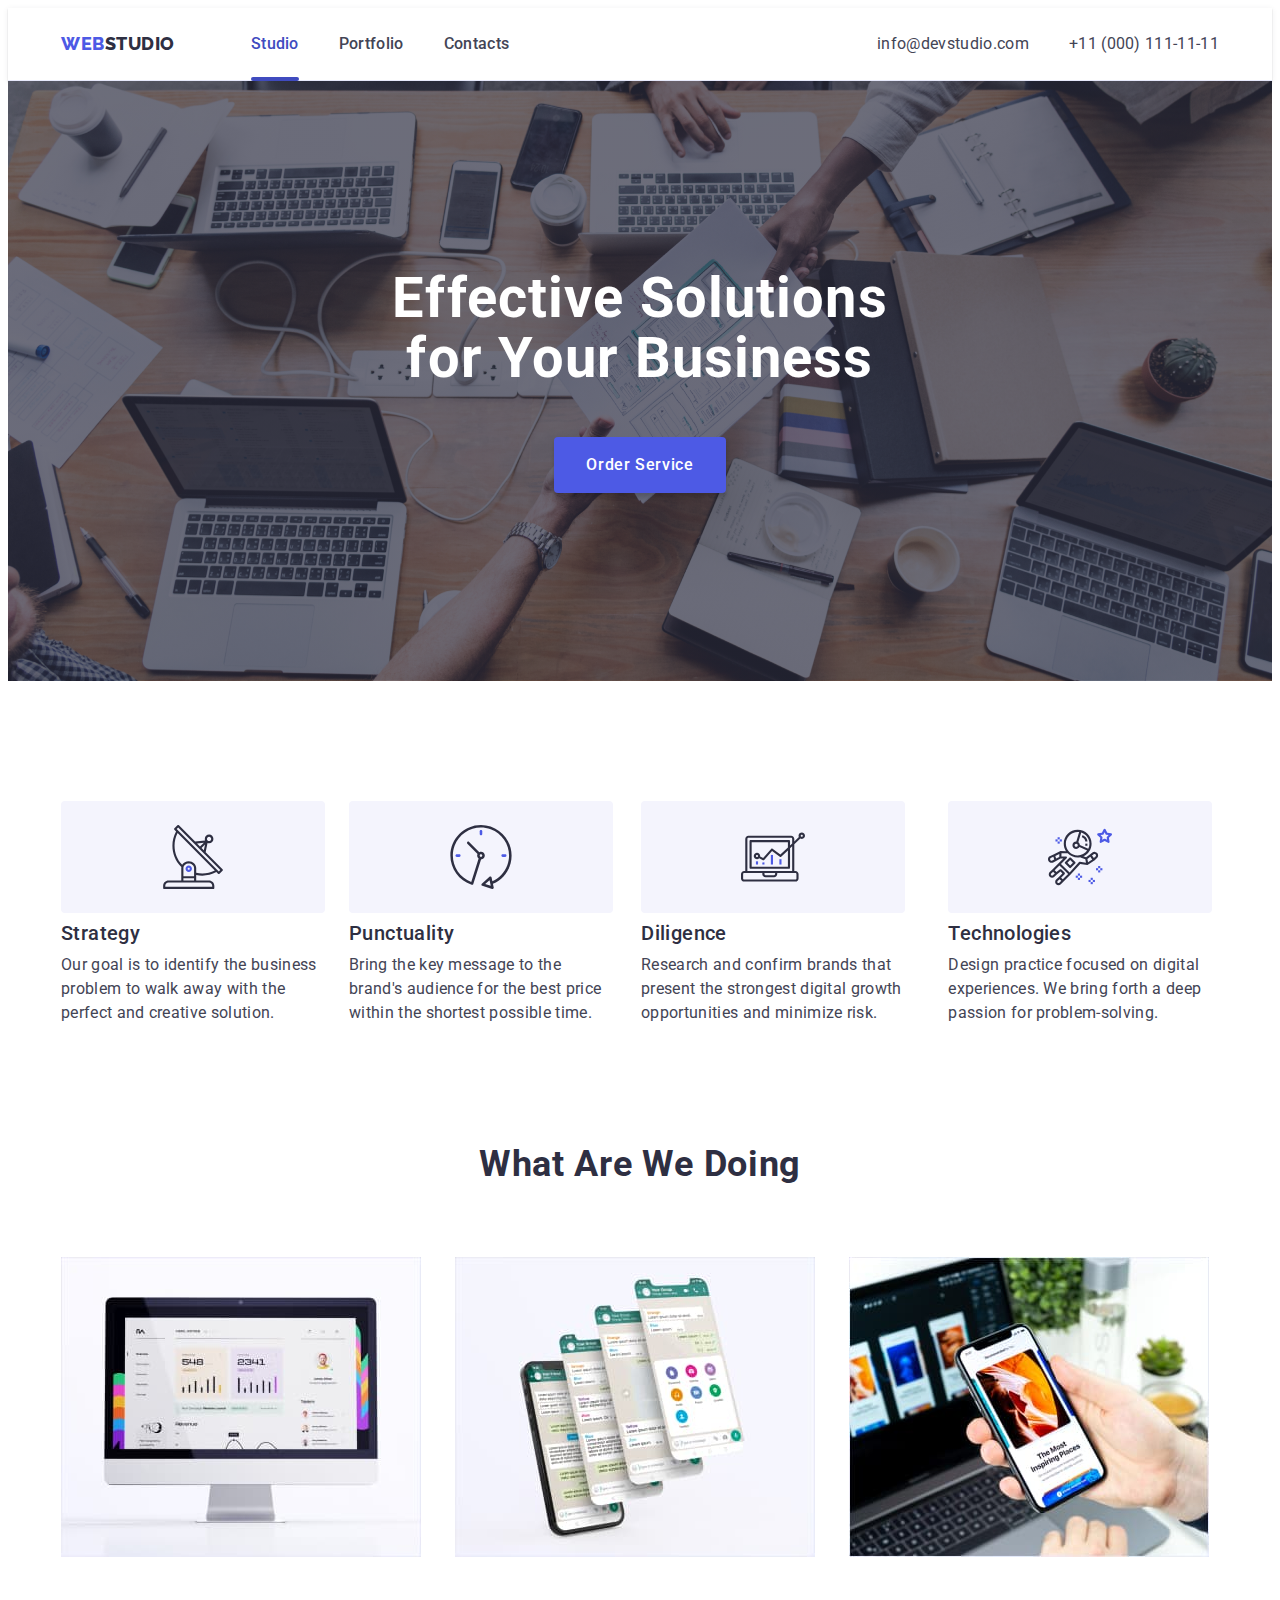
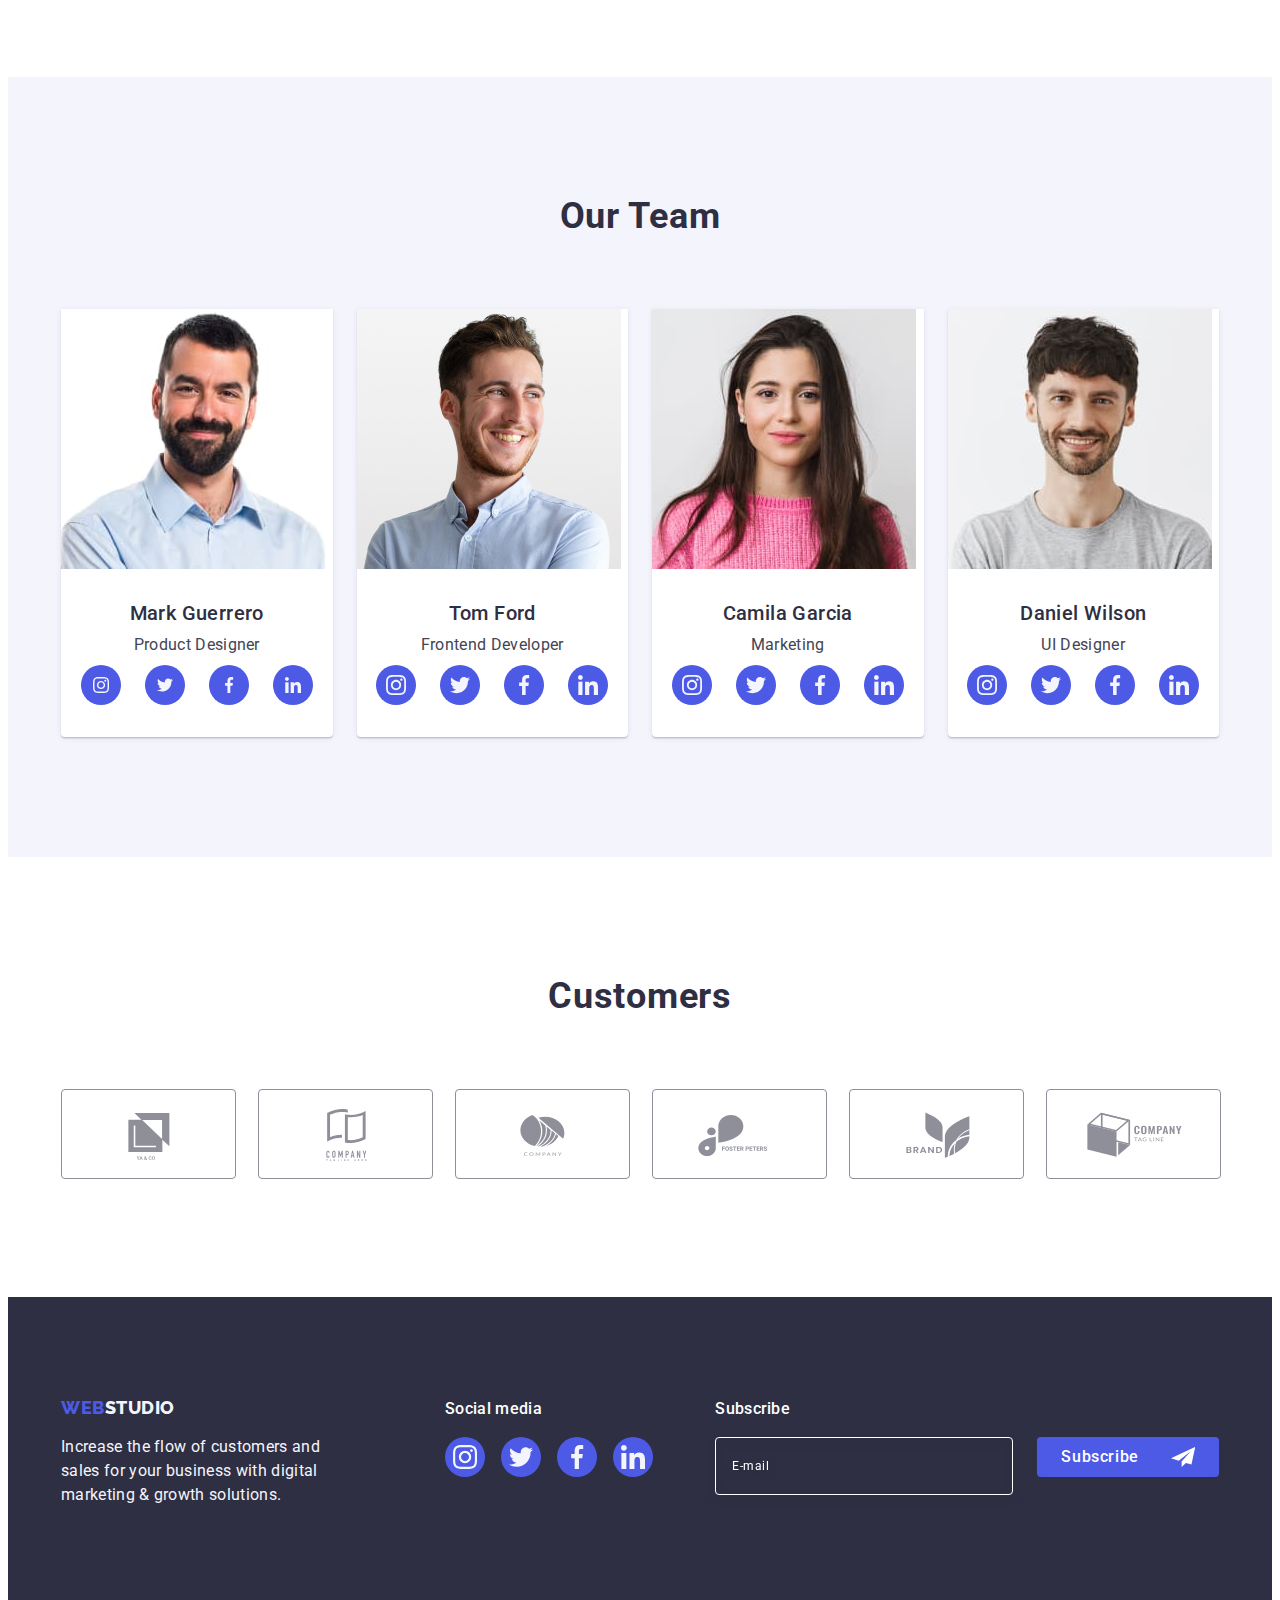
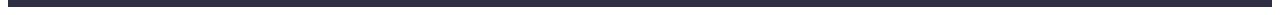
<file: index.html>
<!DOCTYPE html>
<html lang="en">
<head>
    <meta charset="UTF-8">
    <meta http-equiv="X-UA-Compatible" content="IE=edge">
    <meta name="viewport" content="width=device-width, initial-scale=1.0">
    <title>Document</title>
    <link rel="preconnect" href="https://fonts.googleapis.com">
    <link rel="preconnect" href="https://fonts.gstatic.com" crossorigin>
    <link href="https://fonts.googleapis.com/css2?family=Raleway:wght@800&family=Roboto:wght@400;500;700;900&display=swap"
        rel="stylesheet">
    <link rel="stylesheet" href="https://cdnjs.cloudflare.com/ajax/libs/modern-normalize/2.0.0/modern-normalize.min.css"
        integrity="sha512-4xo8blKMVCiXpTaLzQSLSw3KFOVPWhm/TRtuPVc4WG6kUgjH6J03IBuG7JZPkcWMxJ5huwaBpOpnwYElP/m6wg=="
        crossorigin="anonymous" referrerpolicy="no-referrer" />
    <link rel="stylesheet" href="https://cdnjs.cloudflare.com/ajax/libs/animate.css/4.1.1/animate.min.css" />
    <link href="https://unpkg.com/aos@2.3.1/dist/aos.css" rel="stylesheet">
    <link rel="stylesheet" href="./css/styles.css">
</head>
<body>
<header class="main-header">
    <div class="container header-container">
        <nav class="navigation">
            <a class="logo-link link" href="./index.html">Web<span class="logo-color">Studio</span></a>
        <ul class="menu-list list">
            <li class="menu-item">
                <a class="menu-link link current" href="./index.html">Studio</a>
            </li>
            <li class="menu-item">
                <a class="menu-link link" href="./portfolio.html">Portfolio</a>
            </li>
            <li class="menu-item">
                <a class="menu-link link" href="">Contacts</a>
            </li>
        </ul>
        </nav>
    <address class="contact">
        <ul class="address-list list">
            <li class="address-item">
                <a class="contact-link link" href="mailto:info@devstudio.com">info@devstudio.com</a>

            </li>
            <li class="address-item">
                <a class="contact-link link" href="tel:+110001111111">+11 (000) 111-11-11</a>

            </li>
        </ul>

    </address>
    </div>
</header>
<main class="main">
    <section class="hero-section">
        <div class="container">
        <h1 class="hero-title">Effective Solutions for Your Business</h1>
        <button class="hero-button btn " type="button" data-modal-open>Order Service</button>
        </div>
    </section>
    <section class="secondary-section ">
        <div class="container secondary-section-wrap">
        <h2 class="visually-hidden" >Our benefits</h2>
        <ul class="list-secondary list">
            <li class="secondary-item-list">
                <div class="icon">
                    <svg class="icon-first" width="64" height="64">
                        <use href="./images/icons.svg#icon-vector1"></use>
                    </svg> 
                </div>
                    <h3 class="secondary-title">Strategy</h3>
                        <p class="secondary-text">Our goal is to identify the business problem to walk away with the perfect and creative solution.</p>
                
            </li>
            <li class="secondary-item-list">
                <div class="icon">
                    <svg class="icon-first" width="64" height="64">
                        <use href="./images/icons.svg#icon-vector2"></use>
                    </svg>
                </div>
                    <h3 class="secondary-title">Punctuality</h3>
                <p class="secondary-text">Bring the key message to the brand's audience for the best price within the shortest possible time.</p>
                
            </li>
            <li class="secondary-item-list">
                <div class="icon">
                    <svg class="icon-first" width="64" height="64">
                        <use href="./images/icons.svg#icon-vector3"></use>
                    </svg>
                </div>
                    <h3 class="secondary-title">Diligence</h3>
                <p class="secondary-text">Research and confirm brands that present the strongest digital growth opportunities and minimize risk.</p>
                
            </li>
            <li class="secondary-item-list">
                <div class="icon">
                    <svg class="icon-first" width="64" height="64">
                        <use href="./images/icons.svg#icon-vector4"></use>
                    </svg>
                </div>
                    <h3 class="secondary-title">Technologies</h3>
                <p class="secondary-text">Design practice focused on digital experiences. We bring forth a deep passion for problem-solving.</p>
                
            </li>
        </ul>
        </div>
    </section>
    <section class="profile">
        <div class="container profile-wrap">
         <h2 class="title-text">What are we doing</h2>
        <ul class="list-img list">
            <li class="list-profile">
                <img src="./images/img1.jpg" alt="Profile is opened on the monitor for viewing" width="360" height="300">
            </li>
            <li class="list-profile">
                <img src="./images/img2.jpg" alt="Chat with correspondence is open on the phone" width="360" height="300">
            </li>
            <li class="list-profile">
                <img src="./images/img3.jpg" alt="View site on phone" width="360" height="300">
            </li>
        </ul>
        </div>
    </section>
    <section class="team-section">
        <div class="container">
         <h2 class="title-text">Our Team</h2>
        <ul class="list-team list">
            <li class="list-item-team">
                <img src="./images/card1.jpg" alt="man in shirt smiling" width="264" height="260">
                <div class="team">
                    <h3 class="secondary-title-team">Mark Guerrero</h3>
                    <p class="secondary-text-team">Product Designer</p>
                      <ul class="icon-team">
                        <li class="icon-team-list list">
                            <a href="" class="team-soc-link link" target="_blank" rel="noopener noreferrer"> 
                                <svg class="team-soc-icon" width="16" height="16">
                                <use href="./images/icons.svg#icon-instagram"></use>
                                </svg>
                            </a>
                        </li>
                        <li class="icon-team-list list">
                            <a href="" class="team-soc-link link" target="_blank" rel="noopener noreferrer"> 
                                <svg class="team-soc-icon" width="16" height="16">
                                <use href="./images/icons.svg#icon-twitter"></use>
                                </svg>
                            </a>
                        </li>
                        <li class="icon-team-list list">
                            <a href="" class="team-soc-link link" target="_blank" rel="noopener noreferrer"> 
                                <svg class="team-soc-icon" width="16" height="16">
                                <use href="./images/icons.svg#icon-facebook"></use>
                            </svg>
                        </a>
                        </li>
                        <li class="icon-team-list list">
                            <a href="" class="team-soc-link link" target="_blank" rel="noopener noreferrer"> 
                                <svg class="team-soc-icon" width="16" height="16">
                                <use href="./images/icons.svg#icon-linkedin"></use>
                            </svg>
                        </a>
                        </li>
                      </ul>
                    </div>
            </li>
            <li class="list-item-team">
                <img src="./images/card2.jpg" alt="a man in a shirt looks away and smiles" width="264" height="260">
                <div class="team">
                    <h3 class="secondary-title-team">Tom Ford</h3>
                    <p class="secondary-text-team ">Frontend Developer</p>
                      <ul class="icon-team">
                        <li class="icon-team-list list">
                            <a href="" class="team-soc-link link" target="_blank" rel="noopener noreferrer"> <svg class="team-soc-icon" width="20" height="20">
                                <use href="./images/icons.svg#icon-instagram"></use>
                            </svg>
                        </a>
                        </li>
                        <li class="icon-team-list list">
                            <a href="" class="team-soc-link link" target="_blank" rel="noopener noreferrer"> <svg class="team-soc-icon" width="20" height="20">
                                <use href="./images/icons.svg#icon-twitter"></use>
                            </svg>
                        </a>
                        </li>
                        <li class="icon-team-list list">
                            <a href="" class="team-soc-link link" target="_blank" rel="noopener noreferrer"> <svg class="team-soc-icon" width="20" height="20">
                                <use href="./images/icons.svg#icon-facebook"></use>
                            </svg>
                        </a>
                        </li>
                        <li class="icon-team-list list">
                            <a href="" class="team-soc-link link" target="_blank" rel="noopener noreferrer"> <svg class="team-soc-icon" width="20" height="20">
                                <use href="./images/icons.svg#icon-linkedin"></use>
                            </svg>
                        </a>
                        </li>
                      </ul>
                    </div>
            </li>
            <li class="list-item-team">
                <img src="./images/card3.jpg" alt="girl in pink sweater and long hair" width="264" height="260">
                <div class="team">
                    <h3 class="secondary-title-team">Camila Garcia</h3>
                    <p class="secondary-text-team">Marketing</p>
                      <ul class="icon-team">
                        <li class="icon-team-list list">
                            <a href="" class="team-soc-link link" target="_blank" rel="noopener noreferrer"> 
                                <svg class="team-soc-icon" width="20" height="20">
                                <use href="./images/icons.svg#icon-instagram"></use>
                            </svg>
                        </a>
                        </li>
                        <li class="icon-team-list list">
                            <a href="" class="team-soc-link link" target="_blank" rel="noopener noreferrer"> 
                                <svg class="team-soc-icon" width="20" height="20">
                                <use href="./images/icons.svg#icon-twitter"></use>
                            </svg>
                        </a>
                        </li>
                        <li class="icon-team-list list">
                            <a href="" class="team-soc-link link" target="_blank" rel="noopener noreferrer"> 
                                <svg class="team-soc-icon" width="20" height="20">
                                <use href="./images/icons.svg#icon-facebook"></use>
                            </svg>
                        </a>
                        </li>
                        <li class="icon-team-list list">
                            <a href="" class="team-soc-link link" target="_blank" rel="noopener noreferrer"> 
                                <svg class="team-soc-icon" width="20" height="20">
                                <use href="./images/icons.svg#icon-linkedin"></use>
                            </svg>
                        </a>
                        </li>
                      </ul>
                    </div>
            </li>
            <li class="list-item-team">
                <img src="./images/card4.jpg" alt="smiling man in t-shirt" width="264" height="260">
                <div class="team">
                    <h3 class="secondary-title-team">Daniel Wilson</h3>
                    <p class="secondary-text-team">UI Designer</p>
                      <ul class="icon-team">
                        <li class="icon-team-list list">
                            <a href="" class="team-soc-link link" target="_blank" rel="noopener noreferrer"> 
                                <svg class="team-soc-icon" width="20" height="20">
                                <use href="./images/icons.svg#icon-instagram"></use>
                            </svg>
                        </a>
                        </li>
                        <li class="icon-team-list list">
                            <a href="" class="team-soc-link link" target="_blank" rel="noopener noreferrer"> 
                                <svg class="team-soc-icon" width="20" height="20">
                                <use href="./images/icons.svg#icon-twitter"></use>
                            </svg>
                        </a>
                        </li>
                        <li class="icon-team-list list">
                            <a href="" class="team-soc-link link" target="_blank" rel="noopener noreferrer"> 
                                <svg class="team-soc-icon" width="20" height="20">
                                <use href="./images/icons.svg#icon-facebook"></use>
                            </svg>
                        </a>
                        </li>
                        <li class="icon-team-list list">
                            <a href="" class="team-soc-link link" target="_blank" rel="noopener noreferrer"> 
                                <svg class="team-soc-icon" width="20" height="20">
                                <use href="./images/icons.svg#icon-linkedin"></use>
                            </svg>
                        </a>
                        </li>
                      </ul>
                    </div>
            </li>
        </ul>
        </div>
    </section>
    <section class="customers">
        <div class="container">
        <h2 class="title-customers">Customers</h2>
        
            <ul class="customers-primery list">
                <li class="customers-list list">
                    <a href="" class="customers-link link" target="_blank" rel="noopener noreferrer">
                        <svg class="customers-icon" width="104" height="56">
                        <use href="./images/icons.svg#icon-logo1"></use>
                    </svg>
                    </a>
                </li>
                <li class="customers-list list">
                    <a href="" class="customers-link link" target="_blank" rel="noopener noreferrer">
                    <svg class="customers-icon" width="104" height="56">
                        <use href="./images/icons.svg#icon-logo2"></use>
                    </svg>
                    </a>
                </li>
                <li class="customers-list list">
                    <a href="" class="customers-link link" target="_blank" rel="noopener noreferrer">
                    <svg class="customers-icon" width="104" height="56">
                        <use href="./images/icons.svg#icon-logo3"></use>
                    </svg>
                    </a>
                </li>
                <li class="customers-list list">
                    <a href="" class="customers-link link" target="_blank" rel="noopener noreferrer">
                    <svg class="customers-icon" width="104" height="56">
                        <use href="./images/icons.svg#icon-logo4"></use>
                    </svg>
                    </a>
                </li>
                <li class="customers-list list">
                    <a href="" class="customers-link link">
                    <svg class="customers-icon" width="104" height="56">
                        <use href="./images/icons.svg#icon-logo5"></use>
                    </svg>
                    </a>
                </li>
                <li class="customers-list list">
                    <a href="" class="customers-link link">
                    <svg class="customers-icon" width="104" height="56">
                        <use href="./images/icons.svg#icon-logo6"></use>
                    </svg>
                    </a>
                </li>
            </ul>
        
            </div>
    </section>
    </main>
    <footer class="section-footer">
    <div class="container footer-logo-index">
        <div class="logo-section">
            <a class="logo-link-footer link" href="./index.html">Web<span class="logo-color-footer">Studio</span></a>
            <p class="footer-text">Increase the flow of customers and sales for your business with digital marketing & growth solutions.</p>
        </div>
        <div class="section-social">
        <p class="social-text">Social media</p>
            <ul class="footer-social ">
                <li class="footer-social-link list">
                    <a href="" class="social-link link" target="_blank" rel="noopener noreferrer">
                        <svg class="social-icon" width="24" height="24">
                            <use href="./images/icons.svg#icon-instagram"></use>
                        </svg>
                    </a>
                </li>
                <li class="footer-social-link list">
                    <a href="" class="social-link link" target="_blank" rel="noopener noreferrer">
                        <svg class="social-icon" width="24" height="24">
                            <use href="./images/icons.svg#icon-twitter"></use>
                        </svg>
                    </a>
                </li>
                <li class="footer-social-link list">
                    <a href="" class="social-link link" target="_blank" rel="noopener noreferrer">
                        <svg class="social-icon" width="24" height="24">
                            <use href="./images/icons.svg#icon-facebook"></use>
                        </svg>
                    </a>
                </li>
                <li class="footer-social-link list">
                    <a href="" class="social-link link" target="_blank" rel="noopener noreferrer">
                        <svg class="social-icon" width="24" height="24">
                            <use href="./images/icons.svg#icon-linkedin"></use>
                        </svg>
                    </a>
                </li>
            </ul>
        </div>
        <div class="section-subscribe">
            <p class="subscribe-text">Subscribe</p>
            <form class="subscribe-form">
            <label for="user-subscribe" class="input-label">
                <input type="email" name="user-subscribe" id="user-subscribe" class="footer-subscribe" placeholder="E-mail">
            </label>
                    <button type="submit" class="btn-subscribe btn">Subscribe
                        <svg class="subscribe-icon" width="24" height="24">
                           <use href="./images/icons.svg#icon-icon-send"></use>
                        </svg>
                    </button>
            </form>
        </div>
    </div>
    </footer>
    <div class="backdrop is-hidden" data-modal>
        <div class="modal">
            <button type="button" class="modal-close" data-modal-close>
                <svg class="modal-close-icon" width="8" height="8">
                    <use href="./images/icons.svg#icon-close-black"></use>
                </svg>
            </button>
            <p class="modal-title">Leave your contacts and we will call you back</p>
            <form class="modal-form">
                <div class="modal-field">
                <label for="user-name" class="input-label">Name</label>
                    <div class="input-wrap">
                    <input type="text" name="user-name" id="user-name" class="modal-input" placeholder="Петро" required minlength="2" maxlength="10" />
                    <svg class="icon-name" width="18" height="24">
                    <use href="./images/icons.svg#icon-person"></use>
                    </svg>
                    </div>
                </div>
                <div class="modal-field">
                <label for="user-phone" class="input-label">Phone</label>
                    <div class="input-wrap">
                    <input type="tel" name="user-phone" id="user-phone" class="modal-input" placeholder="+380 (96) 777-77-77"
                    pattern="[\+]\d{3}\s[\(]\d{2}[\)]\s\d{3}[\-]\d{2}[\-]\d{2}" title="+380 (96) 777-77-77" required />
                    <svg class="icon-name" width="18" height="24">
                    <use href="./images/icons.svg#icon-phone"></use>
                    </svg>
                    </div>
                </div>
                <div class="modal-field">
                <label for="user-email" class="input-label">Email</label>
                <div class="input-wrap">
                <input type="email" name="user-email" id="user-email" class="modal-input" placeholder="petro@gmail.com" />
                    <svg class="icon-name" width="18" height="24">
                    <use href="./images/icons.svg#icon-email"></use>
                    </svg>
                    </div>
                </div>
                <div class="modal-field-comment">
                    <label for="user-comment" class="input-label">Comment</label>
                    <textarea name="user-comment" id="user-comment" class="modal-comment" placeholder="Text input"></textarea>
                </div>
                <div class="modal-field-checkbox">
                <input type="checkbox" id="user-privacy" name="user-privacy" value="true" class="modal-check visually-hidden"/>
                <label for="user-privacy" class="check-text">
                    <span class="check-privecy">
                        <svg class="check-name" width="10" height="8">
                            <use href="./images/icons.svg#icon-checkvector"></use>
                        </svg>
                    </span>
                    I accept the terms and conditions of the<a href="" class="checkbox-link link" target="_blank" rel="noopener noreferrer">Privacy Policy</a></label>
                
            </div>
                <button type="submit" class="btn-modal btn">Send</button>
            </form>
        </div>
    </div>
    <script src="https://unpkg.com/aos@2.3.1/dist/aos.js"></script>
    <script>
        AOS.init();
    </script>
    <script src="./js/modal.js"></script>
</body>

</html>
</file>
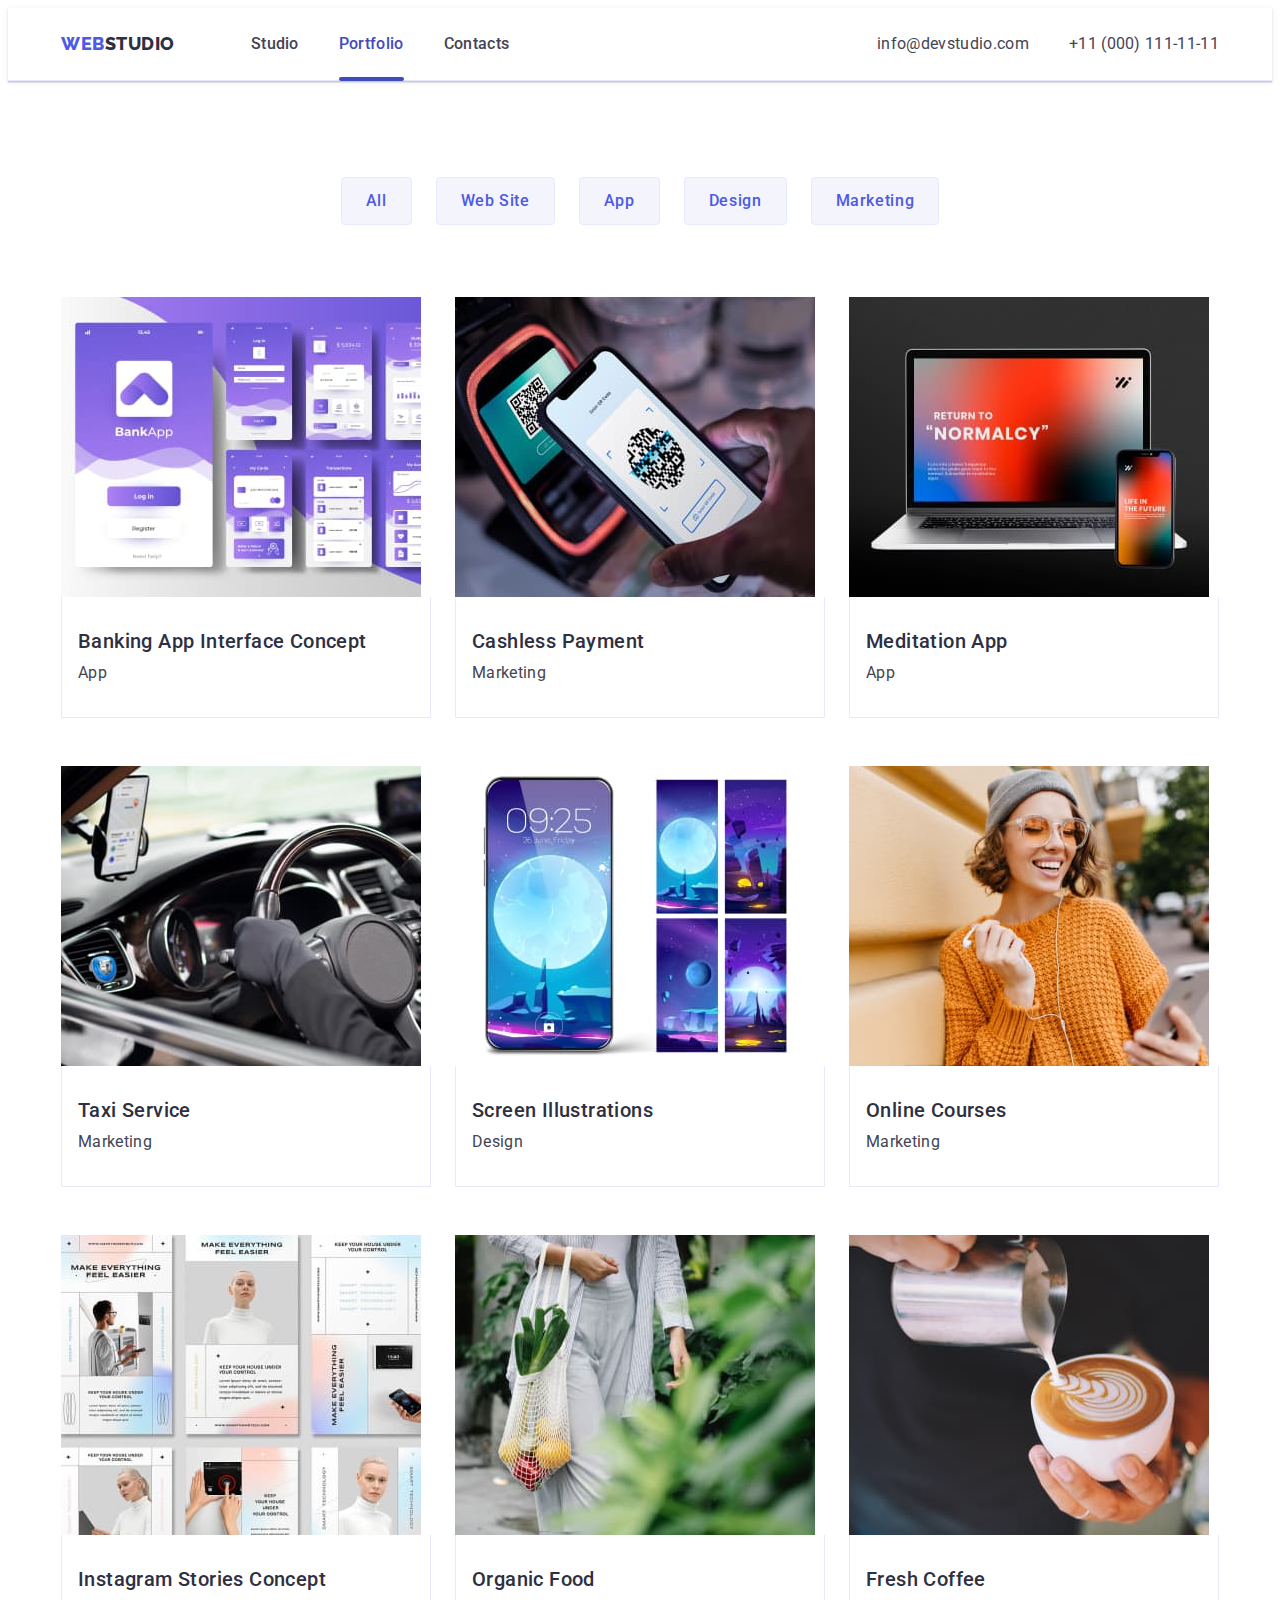
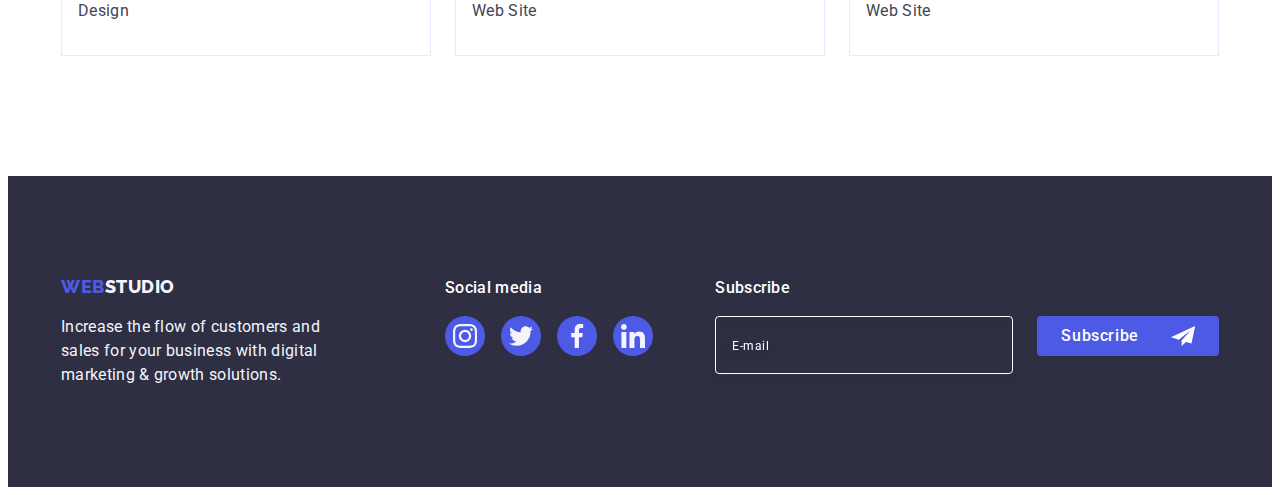
<file: portfolio.html>
<!DOCTYPE html>
<html lang="en">
<head>
    <meta charset="UTF-8">
    <meta http-equiv="X-UA-Compatible" content="IE=edge">
    <meta name="viewport" content="width=device-width, initial-scale=1.0">
    <title>Portfolio</title>
    <link rel="preconnect" href="https://fonts.googleapis.com">
    <link rel="preconnect" href="https://fonts.gstatic.com" crossorigin>
    <link href="https://fonts.googleapis.com/css2?family=Raleway:wght@800&family=Roboto:wght@400;500;700;900&display=swap"
        rel="stylesheet">
    <link rel="stylesheet" href="https://cdnjs.cloudflare.com/ajax/libs/modern-normalize/2.0.0/modern-normalize.min.css"
        integrity="sha512-4xo8blKMVCiXpTaLzQSLSw3KFOVPWhm/TRtuPVc4WG6kUgjH6J03IBuG7JZPkcWMxJ5huwaBpOpnwYElP/m6wg=="
        crossorigin="anonymous" referrerpolicy="no-referrer" />
    <link rel="stylesheet" href="./css/styles.css">
</head>
<body>
<header class="portfolio-header">
    <div class="container header-container">
    <nav class="navigation">
        <a class="logo-link link" href="./index.html">Web<span class="logo-color">Studio</span></a>
        <ul class="menu-list list">
            <li class="menu-item">
                <a class="menu-link link" href="./index.html">Studio</a>
            </li>
            <li class="menu-item">
                <a class="menu-link link current" href="./portfolio.html">Portfolio</a>
            </li>
            <li class="menu-item">
                <a class="menu-link link" href="">Contacts</a>
            </li>
        </ul>
    </nav>
    <address class="contact">
        <ul class="address-list list">
            <li class="address-item">
                <a class="contact-link link" href="mailto:info@devstudio.com">info@devstudio.com</a>

            </li>
            <li class="address-item">
                <a class="contact-link link" href="tel:+110001111111">+11 (000) 111-11-11</a>

            </li>
        </ul>

    </address>
    </div>
</header>
<main class="main">
    <section class="gallery-section">
        <div class="container">
        <h1 class="visually-hidden">Button</h1>
        <ul class="btn-list list">
            <li class="btn-item-list">
                <button class="mod-btn btn" type="button">All</button>
            </li>
            <li class="btn-item-list">
                <button class="mod-btn btn" type="button">Web Site</button>
            </li>
            <li class="btn-item-list">
                <button class="mod-btn btn" type="button">App</button>
            </li>
            <li class="btn-item-list">
                <button class="mod-btn btn" type="button">Design</button>
            </li>
            <li class="btn-item-list">
                <button class="mod-btn btn" type="button">Marketing</button>
            </li>
        </ul>
        <ul class="gallery-list">
            <li class="gallery-item list">
                <a href="#" class="gallery-portfolio link" >
                <div class="gallery-cover-wrap">
                <img src="./images/project1.jpg" alt="Banking application" width="360" height="300">
                <p class="gallery-cover-text">14 Stylish and User-Friendly App Design Concepts · Task Manager App · Calorie Tracker App
                · Exotic Fruit Ecommerce App ·
                Cloud Storage App</p>
                </div>
                <div class="container-gallery">
                <h2 class="gallery-title">Banking App Interface Concept</h2>
                <p class="gallery-text">App</p>
                </div>
                </a>
            </li>
            <li class="gallery-item list">
                <a href="#" class="gallery-portfolio link" >
                <div class="gallery-cover-wrap" ><img src="./images/project2.jpg" alt="Scan qr code by phone" width="360" height="300"> 
                <p class="gallery-cover-text">14 Stylish and User-Friendly App Design Concepts · Task Manager App · Calorie Tracker App
                · Exotic Fruit Ecommerce App ·
                Cloud Storage App</p>
                </div>
                <div class="container-gallery">
                <h2 class="gallery-title">Cashless Payment</h2>
                <p class="gallery-text">Marketing</p>
                </div>
                </a>
            </li>
            <li class="gallery-item list">
                <a href="#" class="link gallery-portfolio" >
                <div class="gallery-cover-wrap"><img src="./images/project3.jpg" alt="Sync laptop app with phone" width="360" height="300">
                    <p class="gallery-cover-text">14 Stylish and User-Friendly App Design Concepts · Task Manager App · Calorie Tracker App
                    · Exotic Fruit Ecommerce App ·
                    Cloud Storage App</p>
                </div>
                <div class="container-gallery">
                <h2 class="gallery-title">Meditation App</h2>
                <p class="gallery-text">App</p>
                </div>
                </a>
            </li>
            <li class="gallery-item list">
                <a href="#" class="link gallery-portfolio" >
                <div class="gallery-cover-wrap"><img src="./images/project4.jpg" alt="Driving driver navigation" width="360" height="300">
                <p class="gallery-cover-text">14 Stylish and User-Friendly App Design Concepts · Task Manager App · Calorie Tracker App
                · Exotic Fruit Ecommerce App ·
                Cloud Storage App</p>
                </div>
                <div class="container-gallery">
                <h2 class="gallery-title">Taxi Service</h2>
                <p class="gallery-text">Marketing</p>
                </div>
                </a>
            </li>
            <li class="gallery-item list">
                <a href="#" class="link gallery-portfolio" >
                <div class="gallery-cover-wrap"><img src="./images/project5.jpg" alt="Wallpaper for phone" width="360" height="300">
                <p class="gallery-cover-text">14 Stylish and User-Friendly App Design Concepts · Task Manager App · Calorie Tracker App
                · Exotic Fruit Ecommerce App ·
                Cloud Storage App</p>
                </div>
                <div class="container-gallery">
                <h2 class="gallery-title">Screen Illustrations</h2>
                <p class="gallery-text">Design</p>
                </div>
                </a>
            </li>
            <li class="gallery-item list">
                <a href="#" class="link gallery-portfolio" >
                <div class="gallery-cover-wrap"><img src="./images/project6.jpg" alt="Girl talking through video call" width="360" height="300">
                <p class="gallery-cover-text">14 Stylish and User-Friendly App Design Concepts · Task Manager App · Calorie Tracker App
                · Exotic Fruit Ecommerce App ·
                Cloud Storage App</p>
                </div>
                <div class="container-gallery">
                <h2 class="gallery-title">Online Courses</h2>
                <p class="gallery-text">Marketing</p>
                </div>
                </a>
            </li>
            <li class="gallery-item list">
                <a href="#" class="link gallery-portfolio" >
                <div class="gallery-cover-wrap"><img src="./images/project7.jpg" alt="Application instructions" width="360" height="300">
                <p class="gallery-cover-text">14 Stylish and User-Friendly App Design Concepts · Task Manager App · Calorie Tracker App
                · Exotic Fruit Ecommerce App ·
                Cloud Storage App</p>
                </div>
                <div class="container-gallery">
                <h2 class="gallery-title">Instagram Stories Concept</h2>
                <p class="gallery-text">Design</p>
                </div>
                </a>
            </li>
            <li class="gallery-item list">
                <a href="#" class="link gallery-portfolio" >
                <div class="gallery-cover-wrap"><img src="./images/project8.jpg" alt="Girl carries vegetables in a bag" width="360" height="300">
                <p class="gallery-cover-text">14 Stylish and User-Friendly App Design Concepts · Task Manager App · Calorie Tracker App
                · Exotic Fruit Ecommerce App ·
                Cloud Storage App</p>
                </div>
                <div class="container-gallery">
                <h2 class="gallery-title">Organic Food</h2>
                <p class="gallery-text">Web Site</p>
                </div>
                </a>
            </li>
            <li class="gallery-item list">
                <a href="#" class="link gallery-portfolio" >
                <div class="gallery-cover-wrap"><img src="./images/project9.jpg" alt="Barista pouring milk into coffee" width="360" height="300">
                <p class="gallery-cover-text">14 Stylish and User-Friendly App Design Concepts · Task Manager App · Calorie Tracker App
                · Exotic Fruit Ecommerce App ·
                Cloud Storage App</p>
                </div>
                <div class="container-gallery">
                <h2 class="gallery-title">Fresh Coffee</h2>
                <p class="gallery-text">Web Site</p>
                </div>
                </a>
            </li>
        </ul>
        </div>
    </section>
</main>
<footer class="section-footer">
    <div class="container footer-logo-index">
        <div class="logo-section">
            <a class="logo-link-footer link" href="./index.html">Web<span class="logo-color-footer">Studio</span></a>
            <p class="footer-text">Increase the flow of customers and sales for your business with digital marketing &
                growth solutions.</p>
        </div>
        <div class="section-social">
            <p class="social-text">Social media</p>
            <ul class="footer-social ">
                <li class="footer-social-link list">
                    <a href="" class="social-link link" target="_blank" rel="noopener noreferrer">
                        <svg class="social-icon" width="24" height="24">
                            <use href="./images/icons.svg#icon-instagram"></use>
                        </svg>
                    </a>
                </li>
                <li class="footer-social-link list">
                    <a href="" class="social-link link" target="_blank" rel="noopener noreferrer">
                        <svg class="social-icon" width="24" height="24">
                            <use href="./images/icons.svg#icon-twitter"></use>
                        </svg>
                    </a>
                </li>
                <li class="footer-social-link list">
                    <a href="" class="social-link link" target="_blank" rel="noopener noreferrer">
                        <svg class="social-icon" width="24" height="24">
                            <use href="./images/icons.svg#icon-facebook"></use>
                        </svg>
                    </a>
                </li>
                <li class="footer-social-link list">
                    <a href="" class="social-link link" target="_blank" rel="noopener noreferrer">
                        <svg class="social-icon" width="24" height="24">
                            <use href="./images/icons.svg#icon-linkedin"></use>
                        </svg>
                    </a>
                </li>
            </ul>
        </div>
        <div class="section-subscribe">
            <p class="subscribe-text">Subscribe</p>
            <form class="subscribe-form">
                <label for="user-subscribe" class="input-label">
                    <input type="email" name="user-subscribe" id="user-subscribe" class="footer-subscribe" placeholder="E-mail">
                </label>
                <button type="submit" class="btn-subscribe btn">Subscribe
                    <svg class="subscribe-icon" width="24" height="24">
                        <use href="./images/icons.svg#icon-icon-send"></use>
                    </svg>
                </button>
            </form>
        </div>
    </div>
</footer>
</body>
</html>
</file>
<file: css/styles.css>
body {
    font-family: Roboto, sans-serif;
    font-style: normal;
    font-weight: 400;
    font-size: 16px;
    line-height: 1.5;
    color: var(--primery-color);
    background-color: var(--light-color);
}

:root {
    --primery-color: #434455;
    --title-color: #2E2F42;
    --secondary-color: #4D5AE5;
    --link-color: #404BBF;
    --light-color: #FFFFFF;
    --secondary-light-color: #F4F4FD;
}

p, 
h1, 
h2, 
h3 {
    margin: 0;
}

ul {
    margin: 0;
    padding: 0;
}

img {
    display: block;
}

.container {
    width: 1158px;
    padding-left: 15px;
    padding-right: 15px;

    margin-left: auto;
    margin-right: auto;

}

.list {
    list-style: none;

}

.link {
    text-decoration: none;

}

/* *----------------------HEADER-INDEX------------------* */

.main-header {
    border-bottom: 1px solid #e7e9fc;
    box-shadow: 0px 2px 1px rgba(46, 47, 66, 0.08), 0px 1px 1px rgba(46, 47, 66, 0.16), 0px 1px 6px rgba(46, 47, 66, 0.08);
    
    
}

.navigation {
    display: flex;
    align-items: center;
}

.header-container {
    display: flex;
    align-items: center;
}

.menu-list {
    display: flex;
    gap: 40px;

}

.address-item {
    transition:color 250ms cubic-bezier(0.4, 0, 0.2, 1);
}

.address-list {
    display: flex;
    gap: 40px;
}

.logo-link {
    font-family: 'Raleway', sans-serif;
    font-weight: 800;
    font-size: 18px;
    line-height: 1.17;
    display: flex;
    align-items: center;
    letter-spacing: 0.03em;
    text-transform: uppercase;
    color: var(--secondary-color);
    margin-right: 76px;

}
.logo-color {
    color: var(--title-color);
}

.menu-link:hover {
    color: var(--link-color);
    transition: transform 250ms lenear, cubic-bezier(0.4, 0, 0.2, 1);
}

.menu-link:focus {
    color: var(--link-color);
    transition: transform 250ms lenear, cubic-bezier(0.4, 0, 0.2, 1);
}

.contact {
    font-style: normal;
    display: flex;
    align-items: center;
    margin-left: auto;

}
.contact-link {
    letter-spacing: 0.02em;
    color: var(--primery-color);
    transition: color 250ms cubic-bezier(0.4, 0, 0.2, 1);
}

.contact-link:hover,
.contact-link:focus {
    color: var(--link-color);
    transition: transform 250ms lenear;
}

.logo-link:hover, .logo-link:focus {
    color: var(--link-color);
    transition: transform 250ms lenear;
}

.menu-list {
    font-weight: 500;
    line-height: 1.5;
    letter-spacing: 0.02em;
    display: flex;
    justify-content: space-between;
    align-items: baseline;
}

.menu-link {
    position: relative;
    display: block;
    color: var(--primery-color);
    padding: 24px 0;
    transition: color 250ms cubic-bezier(0.4, 0, 0.2, 1);
}

.menu-link.current::after {
    position: absolute;
    content: '';
    width: 100%;
    height: 4px;
    left: 0;
    bottom: -1px;
    border-radius: 2px;
    background-color: #404bbf;

}

.current {
    color: #404BBF;
}



/* -------------------HERO SECTION--------------------- */

.hero-section {
    background-color: var(--title-color);
    padding-top: 188px;
    padding-bottom: 188px;
    background-image: linear-gradient(rgba(46, 47, 66, 0.7), rgba(46, 47, 66, 0.7)), url(../images/peopleoffice.jpg);
    background-repeat: no-repeat;
    background-position: center;
    background-size: cover;
    max-width: 1440px;
    margin: 0 auto;
}

.btn {
    cursor: pointer;
}

.btn:hover, btn:focus {
    color: var(--light-color);
    background-color: var(--link-color);
    transition: transform 250ms lenear;
}

.btn:focus {
    color: var(--light-color);
    background-color: var(--link-color);
    transition: transform 250ms lenear;
}

.hero-button {
    font-family: 'Roboto', sans-serif;
    font-style: normal;
    font-weight: 500;
    font-size: 16px;
    line-height: 1.5;
    display: flex;
    align-items: center;
    letter-spacing: 0.04em;
    color: var(--light-color);
    background-color: var(--secondary-color);
    box-shadow: 0px 4px 4px rgba(0, 0, 0, 0.15);
    border-radius: 4px;
    min-width: 169px;
    height: 56px;
    display: block;
    margin: 0 auto;
    border: none;
    padding: 16px 32px 16px 32px;
    transition: background-color 250ms cubic-bezier(0.4, 0, 0.2, 1);
      
}

.hero-title {
    font-weight: 700;
    font-size: 56px;
    line-height: 1.07;
    text-align: center;
    letter-spacing: 0.02em;
    color: var(--light-color);
    
    margin: 0 auto;
    max-width: 496px;
    margin-bottom: 48px;   
}

/*  -----------------SECONDARY-SECTION----------------- */
.visually-hidden {
    position: absolute;
    width: 1px;
    height: 1px;
    margin: -1px;
    border: 0;
    padding: 0;
    white-space: nowrap;
    clip-path: inset(100%);
    clip: rect(0 0 0 0);
    overflow: hidden;
}

.secondary-section {
    padding-top: 120px;
    padding-bottom: 120px;
 
}

.icon {
    
    width: 264px;
    height: 112px;
    background-color: #F4F4FD;
    display: flex;
    align-items: center;
    justify-content: center;
    border-radius: 4px;
    margin-bottom: 8px;
}


.secondary-section-wrap{
    display: flex;
    align-items: center;

  
}
.title-text {
    font-weight: 700;
    font-size: 36px;
    line-height: 1.11;
    text-align: center;
    letter-spacing: 0.02em;
    text-transform: capitalize;
    color: var(--title-color);
    margin: 0 auto;
    margin-bottom: 72px;

}

.list-secondary {
    display: flex;
    gap: 24px;

}

.secondary-item-list {
    gap: 24px;
}

.secondary-title {
    font-weight: 500;
    font-size: 20px;
    line-height: 1.2;
    letter-spacing: 0.02em;
    color: var(--title-color);
    display: flex;
    margin-bottom: 8px;
    
}

.secondary-text {
    letter-spacing: 0.02em;
    color: var(--primery-color);
    display: flex;
    min-width: 264px;
    width: calc((100% - 72px) / 4);
    gap: 24px;
    
}

/* -----------------------SECTION-PROFILE---------------------- */

.profile {
    padding-top: 0px;
    padding-bottom: 120px;
}



.list-img {
    display: flex;
    gap: 24px;

}

.list-profile {
    
    min-width: 360px;
    display: flex;
    width: calc((100% - 48px) / 3);

}

/* -----------------------TEAM-SECTION---------------------- */

.team-section {
    background-color: var(--secondary-light-color);
    padding-top: 120px;
    padding-bottom: 120px;
}

.list-team {
    display: flex;
    gap: 24px;
}

.team {
    padding: 32px 16px;
}

.icon-team{
    display: flex;
    justify-content: center;
    gap: 24px;
}

.icon-team-list{
    width: 40px;
    height: 40px;
    
}

.team-soc-link{
    width: 100%;
    height: 100%;
    background-color: #4D5AE5;
    border-radius: 50%;
    display: flex;
    align-items: center;
    justify-content: center;
    transition: background-color 250ms cubic-bezier(0.4, 0, 0.2, 1);
}

.team-soc-link:hover {
    background-color: #404bbf;
    transition: transform 250ms lenear;
}

.team-soc-link:focus {
    background-color: #404bbf;
    transition: transform 250ms lenear;
}

.team-soc-icon {
    fill: #f4f4fd;
}

.list-item-team {
    background-color: var(--light-color);
    width: calc((100% - 72px) / 4);
    text-align: center;
    box-shadow: 0px 1px 6px rgba(46, 47, 66, 0.08), 0px 1px 1px rgba(46, 47, 66, 0.16), 0px 2px 1px rgba(46, 47, 66, 0.08);
    border-radius: 0px 0px 4px 4px;  
}

.secondary-title-team {
    font-weight: 500;
    font-size: 20px;
    line-height: 1.2;
    letter-spacing: 0.02em;
    color: var(--title-color);
    text-align: center;
    margin: 0 auto;
    margin-bottom: 8px;

}

.secondary-text-team {
    letter-spacing: 0.02em;
    color: var(--primery-color);
    text-align: center;
    margin-bottom: 8px;

}

/* --------------CUSTOMERS-------------- */

.customers {
    padding-top: 120px;
    padding-bottom: 120px;
}

.title-customers {
    font-weight: 700;
    font-size: 36px;
    line-height: 1.11;
    text-align: center;
    letter-spacing: 0.02em;
    text-transform: capitalize;
    color: var(--title-color);
    margin: 0 auto;
    margin-bottom: 72px;
}

.customers-primery {
    display: flex;
    gap: 24px;
}

.customers-list {
    box-sizing: border-box;
    min-width: 168px;
    height: 88px;
    width: calc((100% - 120px) / 6);
    

}

.customers-link {
    width: 100%;
    height: 100%;
    display: flex;
    align-items: center;
    justify-content: center;
    color: #8e8f99;
    border: 1px solid #8E8F99;
    border-radius: 4px;
    transition: border-color 250ms cubic-bezier(0.4, 0, 0.2, 1), color 250ms cubic-bezier(0.4, 0, 0.2, 1);
}
.customers-link:hover {
    border-color: #404bbf;
    color: #404bbf;
    transition: transform 250ms lenear;
}

.customers-link:focus {
    border-color: #404bbf;
    color: #404bbf;
    transition: transform 250ms lenear;
}

.customers-icon {
    fill: currentColor;
}


/* --------------INDEX-SECTION-FOOTER-------------- */



.section-footer {
    display: flex;
    align-items: baseline;
    justify-content: space-between;
    letter-spacing: 0.02em;
    color: var(--secondary-light-color);
    background-color: var(--title-color);
    padding: 100px 0;
}

.footer-logo-index {
    display: flex;
    align-items: baseline;
}
 .logo-section {
    margin-right: 120px;
 }


.logo-link-footer {
    font-family: 'Raleway', sans-serif;
    font-style: normal;
    font-weight: 800;
    font-size: 18px;
    line-height: 1.17;
    display: inline-block;
    align-items: center;
    letter-spacing: 0.03em;
    text-transform: uppercase;
    color: var(--secondary-color);
    margin-bottom: 16px;
}

.logo-link-footer {
    margin-bottom: 17.5px;
}

.logo-color-footer {
    color: var(--secondary-light-color);
}

.footer-text {
    font-family: 'Roboto';
    font-style: normal;
    font-weight: 400;
    font-size: 16px;
    line-height: 1.5;
    letter-spacing: 0.02em;
    color: #F4F4FD;
    width: 264px;

}

.section-social {
    margin-right: auto;
}

.social-text {
    font-family: 'Roboto';
    font-style: normal;
    font-weight: 500;
    font-size: 16px;
    line-height: 1.5;
    letter-spacing: 0.02em;
    color: #FFFFFF;
    margin-bottom: 16px;
}

.footer-social {
    display: flex;
    gap: 16px;
    width: 100%;
}

.footer-social-link {
    width: 40px;
    height: 40px;
    
}

.social-link {
    width: 100%;
    height: 100%;
    background-color: #4d5ae5;
    border-radius: 50%;
    display: flex;
    align-items: center;
    justify-content: center;
    transition: background-color 250ms cubic-bezier(0.4, 0, 0.2, 1);
}

.social-icon {
    fill: #f4f4fd;
}

.social-link:hover {
    background-color: #31d0aa;
    transition: transform 250ms lenear;
}

.social-link:focus {
    background-color: #31d0aa;
    transition: transform 250ms lenear;
}

.footer-index {
    display: flex;
    align-items: baseline;
}

/* --------------PORTFOLIO HEADER--------------- */

.portfolio-header {
    border-bottom: 1px solid #e7e9fc;
    box-shadow: 0px 2px 1px rgba(46, 47, 66, 0.08), 0px 1px 1px rgba(46, 47, 66, 0.16), 0px 1px 6px rgba(46, 47, 66, 0.08);
}



/* --------------PORTFOLIO GALERY-SECTION--------------- */

.gallery-section {

    padding-top: 96px;
    padding-bottom: 120px;

}

.btn-list {
    display: flex;
    justify-content: center;
    align-items: center;
    gap: 24px;
    margin-bottom: 72px;
}

.mod-btn:hover,
.mod-btn:focus {
    border: 1px solid transparent;
    transition: transform 250ms lenear;
}


.gallery-list {
    display: flex;
    flex-wrap: wrap;
    gap: 48px 24px;   
}

.gallery-portfolio {
    
    display: block;
    transition: box-shadow 250ms cubic-bezier(0.4, 0, 0.2, 1);
}



.link-portfolio {
    text-decoration: none;  
}

.gallery-portfolio:hover,
.gallery-portfolio:focus {
    box-shadow: 0px 1px 6px rgba(46, 47, 66, 0.08),
    0px 1px 1px rgba(46, 47, 66, 0.16),
    0px 2px 1px rgba(46, 47, 66, 0.08);
    transition: transform 250ms lenear;
    transform: translateY(0%);
}


.container-gallery {
    padding: 32px 16px;
    border: 1px solid #e7e9fc;
    border-top: none;
    display: block;
}


.gallery-item {
    width: calc((100% - 48px) / 3);
}

.gallery-portfolio:hover .gallery-cover-text,
.gallery-portfolio:focus .gallery-cover-text {
    transform: translateY(0);
}

.gallery-cover-wrap {
    position: relative;
    overflow: hidden;

}

.gallery-cover-text {
    position: absolute;
    top: 0;
    color: #F4F4FD;
    font-family: 'Roboto';
    font-style: normal;
    font-weight: 400;
    font-size: 16px;
    line-height: 1.5;
    letter-spacing: 0.02em;
    padding: 40px 32px;
    background-color: #4D5AE5;
    width: 100%;
    height: 100%;
    transform: translateY(100%);
    transition: transform 250ms cubic-bezier(0.4, 0, 0.2, 1);
}


.mod-btn {
    font-family: 'Roboto', sans-serif;
    font-style: normal;
    font-weight: 500;
    font-size: 16px;
    line-height: 1.5;
    display: flex;
    align-items: center;
    text-align: center;
    letter-spacing: 0.04em;
    border-radius: 4px;
    color: var(--secondary-color);
    background-color: var(--secondary-light-color);
    min-width: 69px;
    height: 48px;
    padding: 12px 24px 12px 24px;
    border: 1px solid #E7E9FC;
    gap: 24px;
    transition: color 250ms cubic-bezier(0.4, 0, 0.2, 1), background-color 250ms cubic-bezier(0.4, 0, 0.2, 1), 
    border-color 250ms cubic-bezier(0.4, 0, 0.2, 1),
    box-shadow 250ms cubic-bezier(0.4, 0, 0.2, 1);
}

.mod-btn:hover {
    box-shadow: 0px 3px 1px rgba(0, 0, 0, 0.1),
    0px 2px 1px rgba(0, 0, 0, 0.08),
    0px 2px 2px rgba(0, 0, 0, 0.12);
}

.mod-btn:focus {
    box-shadow: 0px 3px 1px rgba(0, 0, 0, 0.1),
    0px 2px 1px rgba(0, 0, 0, 0.08),
    0px 2px 2px rgba(0, 0, 0, 0.12);

}

.gallery-title {
    font-weight: 500;
    font-size: 20px;
    line-height: 1.2;
    letter-spacing: 0.02em;
    color: var(--title-color);
    margin-bottom: 8px;
}

.gallery-text {
    font-size: 16px;
    line-height: 1.5;
    letter-spacing: 0.02em;
    color: var(--primery-color);
    display: block;
}

/* --------------PORTFOLIO FOOTER--------------- */
.footer-portfolio {
    display: flex;
    align-items: baseline;
    margin-right: 120px;

}

.social-text {
    font-weight: 500;
    font-size: 16x;
    line-height: 1.5;
    letter-spacing: 0.02em;
    color: #FFFFFF;
    margin-bottom: 16px;

}

.footer-social {
    display: flex;
    gap: 16px;
}

.footer-portfolio-list {
    width: 40px;
    height: 40px;

}

/* --------------SECTION-SUBSCRIBE--------------- */

.section-subscribe {
    align-items: baseline;
}
.subscribe-form {
    display: flex;
    gap: 24px;
    
}

.subscribe-text {
    font-family: 'Roboto';
    font-style: normal;
    font-weight: 500;
    font-size: 16px;
    line-height: 1.5;
    letter-spacing: 0.02em;
    color: #FFFFFF;
    margin-bottom: 16px;
}

.footer-subscribe {
    width: 264px;
    height: 40px;
    border: 1px solid #FFFFFF;
    border-radius: 4px;
    line-height: 1.5;
    letter-spacing: 0.04em;
    resize: none;
    background-color: transparent;
    padding: 8px 16px;
    outline: transparent;
    color: #FFFFFF;
    filter: drop-shadow(0px 4px 4px rgba(0, 0, 0, 0.15));
}

.footer-subscribe::placeholder {
    font-family: 'Roboto';
    font-style: normal;
    font-weight: 400;
    font-size: 12px;
    line-height: 2.0;
    letter-spacing: 0.04em;
    color: #FFFFFF;
}

.btn-subscribe {
    min-width: 165px;
    max-height: 40px;
    display: flex;
    justify-content: center;
    align-items: center;
    background: #4D5AE5;
    border-radius: 4px;
    cursor: pointer;
    gap: 16px;
    font-family: 'Roboto', sans-serif;
    font-style: normal;
    font-weight: 500;
    font-size: 16px;
    line-height: 1.5;
    letter-spacing: 0.04em;
    text-align: center;
    color: #FFFFFF;
    padding: 8px 24px;
    border: none;

}

.subscribe-icon {
    margin-left: 16px;
}



/* --------------MODAL--------------- */

.backdrop {
    position: fixed;
    width: 100%;
    height: 100%;
    background: rgba(46, 47, 66, 0.4);
    top: 0;
    transition: opacity 250ms cubic-bezier(0.4, 0, 0.2, 1), visibility 250ms cubic-bezier(0.4, 0, 0.2, 1);
}

.modal {
    position: absolute;
    top: 50%;
    left: 50%;
    transform: translate(-50%, -50%) scale(1);
    transition: transform 300ms lenear;
    width: 408px;
    min-height: 584px;
    background: #FCFCFC;
    box-shadow: 0px 1px 1px rgba(0, 0, 0, 0.14), 0px 1px 3px rgba(0, 0, 0, 0.12), 0px 2px 1px rgba(0, 0, 0, 0.2);
    border-radius: 4px;
    padding-left: 24px;
    padding-top: 72px;
    padding-right: 24px;
    padding-bottom: 24px;
    transition: transform 250ms cubic-bezier(0.4, 0, 0.2, 1);    

}

.backdrop.is-hidden .modal {
transform: translate(-50% -50%) scale(0);
}

.modal-close {
    position: absolute;
    width: 24px;
    height: 24px;
    border-radius: 50%;
    margin-left: auto;
    display: flex;
    align-items: center;
    justify-content: center;
    top: 24px;
    right: 24px;
    background-color: #e7e9fc;
    border: 1px solid rgba(0, 0, 0, 0.1);
    padding: 0;
    cursor: pointer;
    transition: background-color 250ms cubic-bezier(0.4, 0, 0.2, 1), border 250ms cubic-bezier(0.4, 0, 0.2, 1);
    margin-bottom: 24px;

}
 .is-hidden {
    visibility: none;
    opacity: 0;
    pointer-events: none;
    visibility: hidden;

}

.modal-close-icon {
    fill: currentColor;
    transition: fill 250ms cubic-bezier(0.4, 0, 0.2, 1);
}

.modal-close:hover,
.modal-close:focus {
    border: none;
    fill: #FFFFFF;
    background-color: #404BBF;

}
 .modal-close:hover .modal-close-icon,
 .modal-close:focus .modal-close-icon {
    fill: #FFFFFF;
 }

 .modal-title {
    font-family: 'Roboto';
    font-style: normal;
    font-weight: 500;
    font-size: 16px;
    line-height: 1.5x;
    letter-spacing: 0.02em;
    text-align: center;
    color: #2E2F42;
    margin-bottom: 16px;
 }

 .modal-field {
    margin-bottom: 8px;
 }

 .modal-input {
    width: 100%;
    height: 40px;
    border: 1px solid rgba(46, 47, 66, 0.4);
    border-radius: 4px;
    padding-left: 38px;
    font-size: 14px;
    outline: transparent;
    background-color: transparent;
    transition: border-color 250ms cubic-bezier(0.4, 0, 0.2, 1);
 }

 .modal-input:focus {
    fill: #4D5AE5;
    border-color: #4D5AE5;
 }

 .modal-input:focus + .icon-name {
    fill: #4D5AE5;
 }

 .input-wrap {
    position: relative;
    margin-bottom: 16px;
 }

 .modal-input::placeholder {
    font-size: 12px;
 }

 .input-label {
    display: block;
    font-size: 12px;
    line-height: 1.17;
    letter-spacing: 0.04em;
    color: #8E8F99;
    margin-bottom: 4px;
 }

 .icon-name {
    position: absolute;
    left: 16px;
    top: 50%;
    transform: translateY(-50%);
    transition: fill 250ms cubic-bezier(0.4, 0, 0.2, 1);
 }

 .modal-field-comment {
    margin-bottom: 16px;
 }

 .modal-comment {
    width: 100%;
    height: 120px;
    border: 1px solid rgba(46, 47, 66, 0.4);
    border-radius: 4px;
    resize: none;
    font-size: 12px;
    line-height: 1.17;
    letter-spacing: 0.04em;
    color: rgba(46, 47, 66, 0.4);
    background-color: transparent;
    padding: 8px 16px;
    outline: transparent;
    transition: border-color 250ms cubic-bezier(0.4, 0, 0.2, 1);  
 }

 .modal-field-checkbox {
    margin-bottom: 24px;
 }

 .btn-modal {
    display: block;
    justify-content: center;
    align-items: center;
    min-width: 169px;
    height: 56px;
    background-color: #4D5AE5;
    border: none;
    border-radius: 4px;
    cursor: pointer;
    margin: 0 auto;
    font-family: 'Roboto', sans-serif;
    font-style: normal;
    font-weight: 500;
    font-size: 16px;
    line-height: 1.5;
    align-items: center;
    text-align: center;
    letter-spacing: 0.04em;
    color: #FFFFFF;
    transition: background-color 250ms cubic-bezier(0.4, 0, 0.2, 1);
 }

 .check-privecy {
    width: 16px;
    height: 16px;
    border: 1px solid rgba(46, 47, 66, 0.4);
    border-radius: 2px;
    margin-right: 8px;
    display: inline-flex;
    align-items: center;
    justify-content: center;
    fill: transparent;
    transition: background-color 250ms cubic-bezier(0.4, 0, 0.2, 1),
    border 250ms cubic-bezier(0.4, 0, 0.2, 1),
    fill 250ms cubic-bezier(0.4, 0, 0.2, 1);
 }

 .check-text {
    font-size: 12px;
    line-height: 1.17;
    letter-spacing: 0.04em;
    color: #8e8f99;
    align-items: center;
 }

 .modal-comment:focus {
    border-color: #4D5AE5;
 }


 .modal-check:checked + .check-text span {
    background-color: #404BBF;
    border: none;
    fill: #F4F4FD;
 }

 .modal-check {
    margin-bottom: 24px;
 }

.checkbox-link {
    color: #4d5ae5;

}

 .icon-name.current::after {
    position: absolute;
    content: '';
    width: 18px;
    height: 0px;
    left: 0;
    bottom: -1px;
    border: 1.25px solid #2E2F42;
    color: #2E2F42;
    transform: rotate(90deg);

 }
/* --------------MODAL--------------- */
</file>
